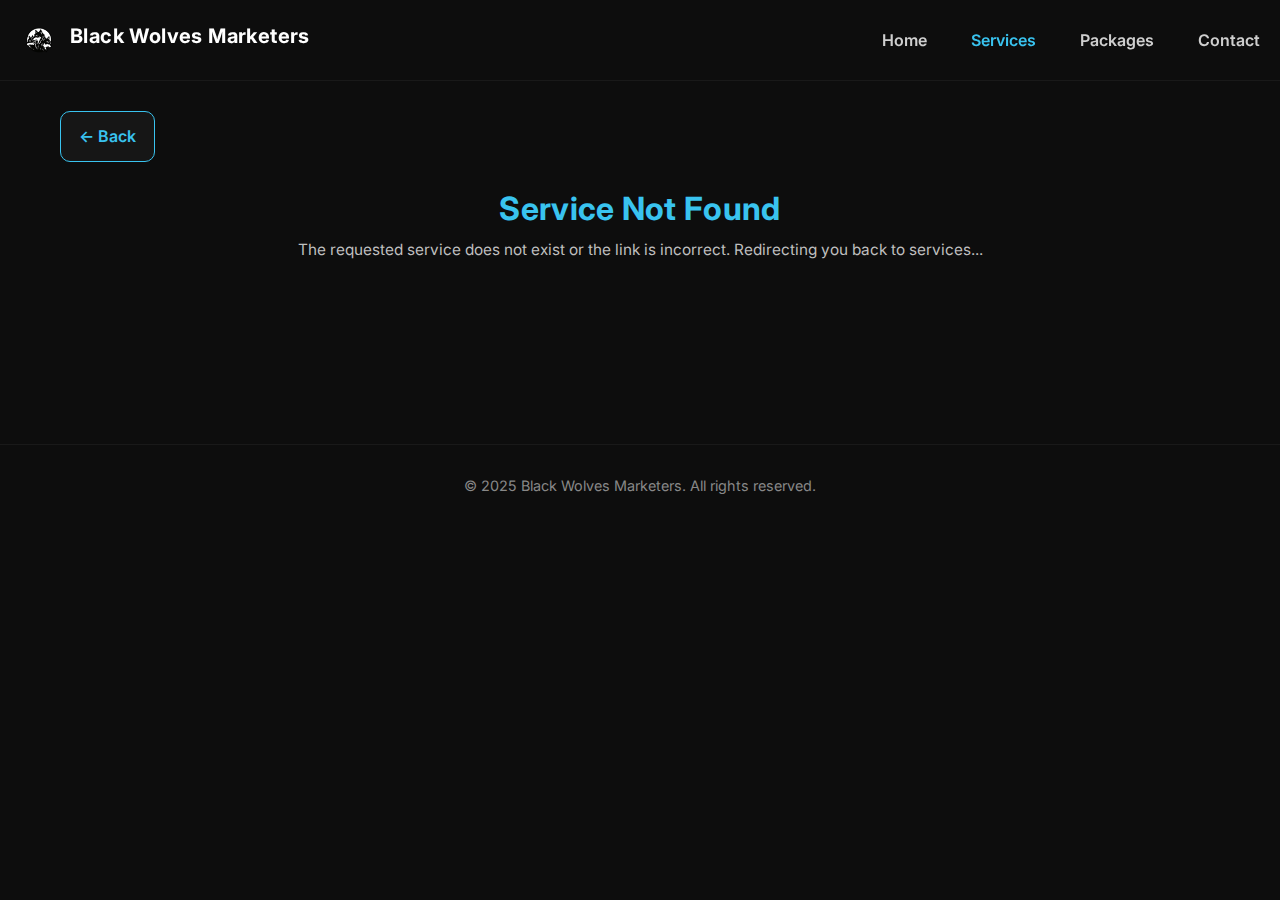
<file: how-it-works.html>
<!DOCTYPE html>
<html lang="en">
  <head>
    <meta charset="utf-8" />
    <meta name="viewport" content="width=device-width,initial-scale=1" />
    <title>How it Works | Black Wolves Marketers</title>
    <link href="images/favicon.ico" rel="icon" />
    <link
      href="https://fonts.googleapis.com/css2?family=Inter:wght@400;600;700&display=swap"
      rel="stylesheet"
    />
    <!-- Bootstrap & Icons -->
    <link
      href="https://cdn.jsdelivr.net/npm/bootstrap@5.3.3/dist/css/bootstrap.min.css"
      rel="stylesheet"
    />
    <link
      href="https://cdn.jsdelivr.net/npm/bootstrap-icons@1.10.5/font/bootstrap-icons.css"
      rel="stylesheet"
    />

    <link href="css/services.css" rel="stylesheet" />
  </head>
  <body>
    <header>
      <a href="index.html" class="logo d-flex align-items-center me-auto">
        <!-- Uncomment the line below if you also wish to use an image logo -->
        <img src="images/favicon.png" alt="logo" />
        <h1 class="sitename">Black Wolves Marketers</h1>
      </a>
      <nav>
        <a href="BlackWolvesMarketers.html">Home</a>
        <a href="BlackWolvesMarketers.html#services" style="color: #39c3ef"
          >Services</a
        >
        <a href="BlackWolvesMarketers.html#Packages">Packages</a>
        <a href="BlackWolvesMarketers.html#contact">Contact</a>
      </nav>

      <!-- Mobile Toggle -->
      <button class="nav-toggle" id="nav-toggle">
        <i class="bi bi-list"></i>
      </button>

      <!-- Mobile Menu -->
      <div class="mobile-nav" id="mobile-nav">
        <a href="BlackWolvesMarketers.html">Home</a>
        <a href="BlackWolvesMarketers.html#services">Services</a>
        <a href="BlackWolvesMarketers.html#Packages">Packages</a>
        <a href="BlackWolvesMarketers.html#contact">Contact</a>
      </div>
    </header>

    <a href="BlackWolvesMarketers.html#how-it-works" class="back-btn">← Back</a>

    <section class="hero">
      <h2 id="service-title">Loading...</h2>
      <p id="service-description"></p>
    </section>

    <section class="service-details" id="service-details"></section>

    <footer>© 2025 Black Wolves Marketers. All rights reserved.</footer>

    <script>
      /* ==========================
     Data for all 12 services
     Keys used by ?service=<key>
     ========================== */
      const servicesData = {
        /* ----- Businesses (6) ----- */
        "share-vision": {
          title: "Share Your Vision",
          description:
            "We begin by learning your brand story, goals and audience. This foundation lets us design strategies that align with your purpose and scale results.",
          details: [
            {
              title: "Brand Discovery",
              text: "Workshops and audits to uncover what makes your brand unique.",
              img: "https://images.unsplash.com/photo-1704793602349-f56b6ddaa2c5?ixlib=rb-4.1.0&ixid=M3wxMjA3fDB8MHxwaG90by1wYWdlfHx8fGVufDB8fHx8fA%3D%3D&auto=format&fit=crop&q=80&w=1170",
            },
            {
              title: "Audience Mapping",
              text: "Precise buyer personas and journey maps so your message hits where it matters.",
              img: "https://images.unsplash.com/photo-1522202176988-66273c2fd55f?auto=format&fit=crop&w=1200&q=60",
            },
          ],
        },

        "build-launch": {
          title: "We Build & Launch",
          description:
            "From campaigns to landing pages, we craft high-converting assets and push them live with focused launch plans.",
          details: [
            {
              title: "Creative Production",
              text: "Visuals, copy and motion designed to convert.",
              img: "https://images.unsplash.com/photo-1556761175-129418cb2dfe?auto=format&fit=crop&w=1200&q=60",
            },
            {
              title: "Campaign Setup",
              text: "Ad funnels, targeting and tracking built for scale.",
              img: "https://images.unsplash.com/photo-1498050108023-c5249f4df085?auto=format&fit=crop&w=1200&q=60",
            },
          ],
        },

        "track-grow": {
          title: "Track & Grow",
          description:
            "We monitor performance, test variants, and scale the winners — delivering steady growth and measurable ROI.",
          details: [
            {
              title: "Real-time Analytics",
              text: "Dashboards that show what’s working and why.",
              img: "https://images.unsplash.com/photo-1556155092-8707de31f9c4?auto=format&fit=crop&w=1200&q=60",
            },
            {
              title: "A/B Testing",
              text: "Continuous experiments to improve conversion rates.",
              img: "https://images.unsplash.com/photo-1533750349088-cd871a92f312?auto=format&fit=crop&w=1200&q=60",
            },
          ],
        },

        "optimize-performance": {
          title: "Optimize Performance",
          description:
            "We refine targeting, creatives, and funnels to lower CPA and increase lifetime value.",
          details: [
            {
              title: "Bid & Budget Strategy",
              text: "Smart bidding that reduces wasted spend.",
              img: "https://images.unsplash.com/photo-1650821414390-276561abd95a?ixlib=rb-4.1.0&ixid=M3wxMjA3fDB8MHxwaG90by1wYWdlfHx8fGVufDB8fHx8fA%3D%3D&auto=format&fit=crop&q=80&w=1170",
            },
            {
              title: "Creative Refreshes",
              text: "New creative variants to combat ad fatigue.",
              img: "https://images.unsplash.com/photo-1506084868230-bb9d95c24759?auto=format&fit=crop&w=1200&q=60",
            },
          ],
        },

        "expand-reach": {
          title: "Expand Your Reach",
          description:
            "Scale into new channels, influencer partnerships and markets with a tested playbook for expansion.",
          details: [
            {
              title: "Channel Expansion",
              text: "Identify the next high-potential channels for your brand.",
              img: "https://images.unsplash.com/photo-1608222351212-18fe0ec7b13b?ixlib=rb-4.1.0&ixid=M3wxMjA3fDB8MHxwaG90by1wYWdlfHx8fGVufDB8fHx8fA%3D%3D&auto=format&fit=crop&q=80&w=1074",
            },
            {
              title: "Influencer Strategy",
              text: "Match with creators who drive authentic engagement.",
              img: "https://images.unsplash.com/photo-1573496359142-b8d87734a5a2?auto=format&fit=crop&w=1200&q=60",
            },
          ],
        },

        "sustain-innovate": {
          title: "Sustain & Innovate",
          description:
            "Long-term growth requires creativity and iteration — we provide both, plus operational processes to maintain momentum.",
          details: [
            {
              title: "Retention Programs",
              text: "Drive repeat business with lifecycle marketing.",
              img: "https://images.unsplash.com/photo-1556740772-1a741367b93e?ixlib=rb-4.1.0&ixid=M3wxMjA3fDB8MHxwaG90by1wYWdlfHx8fGVufDB8fHx8fA%3D%3D&auto=format&fit=crop&q=80&w=1170",
            },
            {
              title: "Innovation Lab",
              text: "Test new formats and creative directions to stay ahead.",
              img: "https://images.unsplash.com/photo-1521737604893-d14cc237f11d?auto=format&fit=crop&w=1200&q=60",
            },
          ],
        },

        /* ----- Partners (6) ----- */
        "become-partner": {
          title: "Become a Partner",
          description:
            "Join the Black Wolves network — collaborate, access briefs and grow with top-tier clients and campaigns.",
          details: [
            {
              title: "Partner Onboarding",
              text: "Clear onboarding, expectations and partnership terms.",
              img: "https://images.unsplash.com/photo-1649478680984-01586ce84ac0?ixlib=rb-4.1.0&ixid=M3wxMjA3fDB8MHxwaG90by1wYWdlfHx8fGVufDB8fHx8fA%3D%3D&auto=format&fit=crop&q=80&w=1334",
            },
            {
              title: "Partner Dashboard",
              text: "Track briefs, earnings and collaboration status in one place.",
              img: "https://plus.unsplash.com/premium_photo-1661700152890-931fb04588e6?ixlib=rb-4.1.0&ixid=M3wxMjA3fDB8MHxwaG90by1wYWdlfHx8fGVufDB8fHx8fA%3D%3D&auto=format&fit=crop&q=80&w=1170",
            },
          ],
        },

        "start-creating": {
          title: "Start Creating",
          description:
            "Access assets, campaign guidelines and briefs so you can create brand-aligned work that converts.",
          details: [
            {
              title: "Asset Library",
              text: "Stock creatives, templates and reference kits to speed production.",
              img: "https://images.unsplash.com/photo-1542744173-8e7e53415bb0?auto=format&fit=crop&w=1200&q=60",
            },
            {
              title: "Creative Briefs",
              text: "Receive clear briefs and feedback to produce high-impact work.",
              img: "https://images.unsplash.com/photo-1529333166437-7750a6dd5a70?auto=format&fit=crop&w=1200&q=60",
            },
          ],
        },

        "join-network": {
          title: "Join Our Network",
          description:
            "Collaborate with creators, strategists and developers on campaigns that reach real audiences.",
          details: [
            {
              title: "Collaboration Opportunities",
              text: "Find projects that match your skills and interests.",
              img: "https://images.unsplash.com/photo-1758520144417-e1c432042dec?ixlib=rb-4.1.0&ixid=M3wxMjA3fDB8MHxwaG90by1wYWdlfHx8fGVufDB8fHx8fA%3D%3D&auto=format&fit=crop&q=80&w=1332",
            },
            {
              title: "Skill Match",
              text: "We recommend partners for projects that suit your strengths.",
              img: "https://images.unsplash.com/photo-1515378791036-0648a3ef77b2?auto=format&fit=crop&w=1200&q=60",
            },
          ],
        },

        "exclusive-insights": {
          title: "Exclusive Insights",
          description:
            "Partners get access to reports, benchmarks and data that inform smarter campaign choices.",
          details: [
            {
              title: "Monthly Reports",
              text: "Actionable reports with trends and recommendations for partners.",
              img: "https://images.unsplash.com/photo-1551434678-e076c223a692?auto=format&fit=crop&w=1200&q=60",
            },
            {
              title: "Workshops & Training",
              text: "Live sessions to level-up partner capabilities.",
              img: "https://images.unsplash.com/photo-1517130038641-a774d04afb3c?ixlib=rb-4.1.0&ixid=M3wxMjA3fDB8MHxwaG90by1wYWdlfHx8fGVufDB8fHx8fA%3D%3D&auto=format&fit=crop&q=80&w=1170",
            },
          ],
        },

        "partner-campaigns": {
          title: "Partner Campaigns",
          description:
            "Co-branded campaigns that amplify reach for both Black Wolves and partner creators/agencies.",
          details: [
            {
              title: "Co-creation",
              text: "Ideation sessions to build collaborative campaign concepts.",
              img: "https://plus.unsplash.com/premium_photo-1723291359453-aea7e6bcbebd?ixlib=rb-4.1.0&ixid=M3wxMjA3fDB8MHxwaG90by1wYWdlfHx8fGVufDB8fHx8fA%3D%3D&auto=format&fit=crop&q=80&w=1023",
            },
            {
              title: "Shared Outcomes",
              text: "Transparent KPIs and revenue/credit sharing models.",
              img: "https://images.unsplash.com/photo-1573497620053-ea5300f94f21?auto=format&fit=crop&w=1200&q=60",
            },
          ],
        },

        "scale-together": {
          title: "Scale Together",
          description:
            "Use Black Wolves' processes and client pipeline to scale your offerings and recurring revenue.",
          details: [
            {
              title: "Growth Playbooks",
              text: "Tried-and-tested plans to scale services and client acquisition.",
              img: "https://images.unsplash.com/photo-1533749871411-5e21e14bcc7d?ixlib=rb-4.1.0&ixid=M3wxMjA3fDB8MHxwaG90by1wYWdlfHx8fGVufDB8fHx8fA%3D%3D&auto=format&fit=crop&q=80&w=2071",
            },
            {
              title: "Infrastructure Support",
              text: "Operational and technical support to handle larger projects.",
              img: "https://images.unsplash.com/photo-1454165804606-c3d57bc86b40?ixlib=rb-4.1.0&ixid=M3wxMjA3fDB8MHxwaG90by1wYWdlfHx8fGVufDB8fHx8fA%3D%3D&auto=format&fit=crop&q=80&w=1170",
            },
          ],
        },
      };

      /* Helper: escape output to avoid XSS */
      function escapeHtml(str) {
        return String(str)
          .replaceAll("&", "&amp;")
          .replaceAll("<", "&lt;")
          .replaceAll(">", "&gt;")
          .replaceAll('"', "&quot;")
          .replaceAll("'", "&#39;");
      }

      document.addEventListener("DOMContentLoaded", () => {
        const params = new URLSearchParams(window.location.search);
        const key = (params.get("service") || "").toLowerCase();
        const service = servicesData[key];
        const titleEl = document.getElementById("service-title");
        const descEl = document.getElementById("service-description");
        const detailsEl = document.getElementById("service-details");

        if (service) {
          titleEl.textContent = service.title;
          descEl.textContent = service.description;
          detailsEl.innerHTML = service.details
            .map((d, i) => {
              const delay = i * 120 + 100;
              return `
          <div class="detail-box" style="animation-delay:${delay}ms">
            <img src="${d.img}" alt="${escapeHtml(d.title)}" loading="lazy">
            <h3>${escapeHtml(d.title)}</h3>
            <p>${escapeHtml(d.text)}</p>
          </div>`;
            })
            .join("");
        } else {
          titleEl.textContent = "Service Not Found";
          descEl.textContent =
            "The requested service does not exist or the link is incorrect. Redirecting you back to services...";
          // redirect back to services anchor after short pause
          setTimeout(() => {
            window.location.href = "BlackWolvesMarketers.html#services";
          }, 2200);
        }
      });
    </script>
    <script src="https://cdn.jsdelivr.net/npm/bootstrap@5.3.3/dist/js/bootstrap.bundle.min.js"></script>
    <script>
      const navToggle = document.getElementById("nav-toggle");
      const mobileNav = document.getElementById("mobile-nav");

      navToggle.addEventListener("click", () => {
        mobileNav.classList.toggle("active");
        const icon = navToggle.querySelector("i");
        icon.classList.toggle("bi-list");
        icon.classList.toggle("bi-x");
      });
    </script>
  </body>
</html>
</file>
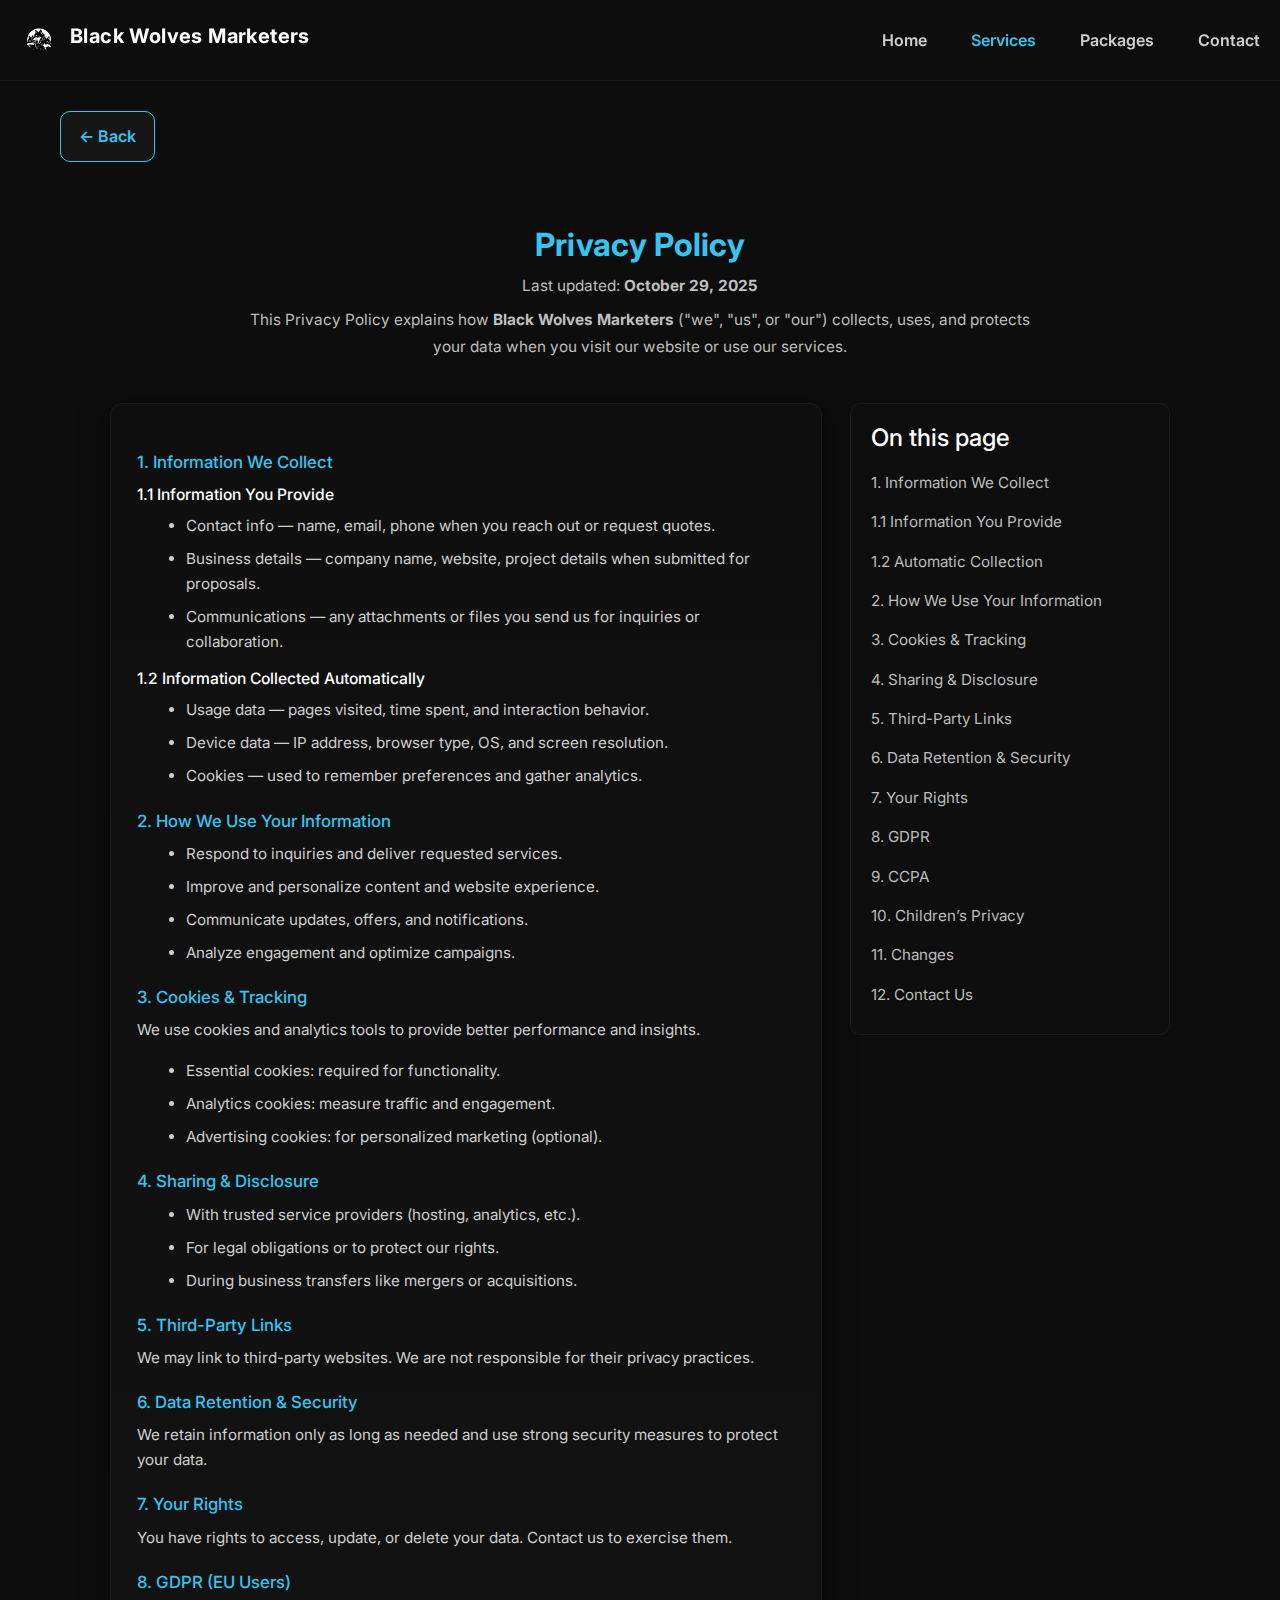
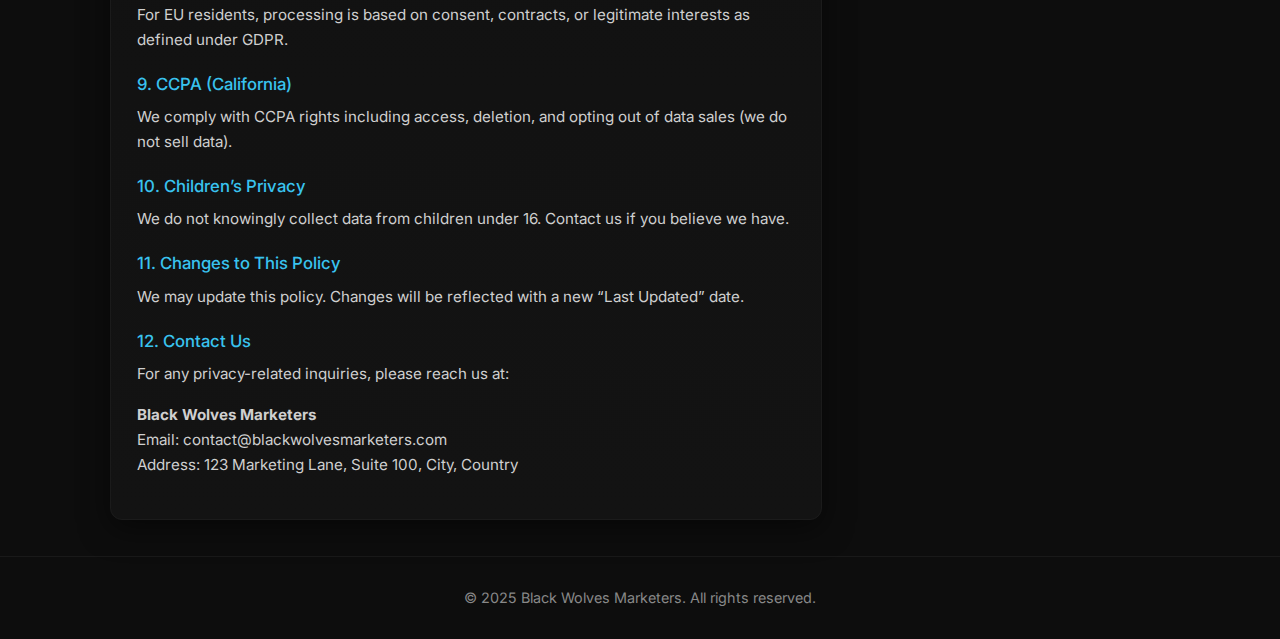
<file: privacy.html>
<!DOCTYPE html>
<html lang="en">
  <head>
    <meta charset="utf-8" />
    <meta name="viewport" content="width=device-width,initial-scale=1" />
    <title>Privacy Policy | Black Wolves Marketers</title>
    <meta
      name="description"
      content="We are a creative digital marketing agency offering SEO, branding, and web design services."
    />

    <link href="images/favicon.ico" rel="icon" />
    <link
      href="https://fonts.googleapis.com/css2?family=Inter:wght@400;600;700&display=swap"
      rel="stylesheet"
    />
    <meta
      name="description"
      content="Privacy Policy for Black Wolves Marketers — how we collect, use and protect your data."
    />
    <!-- Bootstrap & Icons -->
    <link
      href="https://cdn.jsdelivr.net/npm/bootstrap@5.3.3/dist/css/bootstrap.min.css"
      rel="stylesheet"
    />
    <link
      href="https://cdn.jsdelivr.net/npm/bootstrap-icons@1.10.5/font/bootstrap-icons.css"
      rel="stylesheet"
    />

    <link href="css/services.css" rel="stylesheet" />
  </head>
  <body>
    <header>
      <a href="index.html" class="logo d-flex align-items-center me-auto">
        <!-- Uncomment the line below if you also wish to use an image logo -->
        <img src="images/favicon.png" alt="logo" />
        <h1 class="sitename">Black Wolves Marketers</h1>
      </a>
      <nav>
        <a href="BlackWolvesMarketers.html">Home</a>
        <a href="BlackWolvesMarketers.html#services" style="color: #39c3ef"
          >Services</a
        >
        <a href="BlackWolvesMarketers.html#Packages">Packages</a>
        <a href="BlackWolvesMarketers.html#contact">Contact</a>
      </nav>

      <!-- Mobile Toggle -->
      <button class="nav-toggle" id="nav-toggle">
        <i class="bi bi-list"></i>
      </button>

      <!-- Mobile Menu -->
      <div class="mobile-nav" id="mobile-nav">
        <a href="BlackWolvesMarketers.html">Home</a>
        <a href="BlackWolvesMarketers.html#services">Services</a>
        <a href="BlackWolvesMarketers.html#Packages">Packages</a>
        <a href="BlackWolvesMarketers.html#contact">Contact</a>
      </div>
    </header>
    <a href="BlackWolvesMarketers.html#footer" class="back-btn">← Back </a>

    <main class="container">
      <section class="hero">
        <h2>Privacy Policy</h2>
        <p>Last updated: <strong>October 29, 2025</strong></p>
        <p>
          This Privacy Policy explains how
          <strong>Black Wolves Marketers</strong> ("we", "us", or "our")
          collects, uses, and protects your data when you visit our website or
          use our services.
        </p>
      </section>

      <section class="policy">
        <article class="policy-article">
          <h3 id="info">1. Information We Collect</h3>
          <h4 id="info-provided">1.1 Information You Provide</h4>
          <ul>
            <li>
              Contact info — name, email, phone when you reach out or request
              quotes.
            </li>
            <li>
              Business details — company name, website, project details when
              submitted for proposals.
            </li>
            <li>
              Communications — any attachments or files you send us for
              inquiries or collaboration.
            </li>
          </ul>

          <h4 id="info-auto">1.2 Information Collected Automatically</h4>
          <ul>
            <li>
              Usage data — pages visited, time spent, and interaction behavior.
            </li>
            <li>
              Device data — IP address, browser type, OS, and screen resolution.
            </li>
            <li>
              Cookies — used to remember preferences and gather analytics.
            </li>
          </ul>

          <h3 id="use">2. How We Use Your Information</h3>
          <ul>
            <li>Respond to inquiries and deliver requested services.</li>
            <li>Improve and personalize content and website experience.</li>
            <li>Communicate updates, offers, and notifications.</li>
            <li>Analyze engagement and optimize campaigns.</li>
          </ul>

          <h3 id="cookies">3. Cookies & Tracking</h3>
          <p>
            We use cookies and analytics tools to provide better performance and
            insights.
          </p>
          <ul>
            <li>Essential cookies: required for functionality.</li>
            <li>Analytics cookies: measure traffic and engagement.</li>
            <li>Advertising cookies: for personalized marketing (optional).</li>
          </ul>

          <h3 id="sharing">4. Sharing & Disclosure</h3>
          <ul>
            <li>With trusted service providers (hosting, analytics, etc.).</li>
            <li>For legal obligations or to protect our rights.</li>
            <li>During business transfers like mergers or acquisitions.</li>
          </ul>

          <h3 id="thirdparty">5. Third-Party Links</h3>
          <p>
            We may link to third-party websites. We are not responsible for
            their privacy practices.
          </p>

          <h3 id="retention">6. Data Retention & Security</h3>
          <p>
            We retain information only as long as needed and use strong security
            measures to protect your data.
          </p>

          <h3 id="rights">7. Your Rights</h3>
          <p>
            You have rights to access, update, or delete your data. Contact us
            to exercise them.
          </p>

          <h3 id="gdpr">8. GDPR (EU Users)</h3>
          <p>
            For EU residents, processing is based on consent, contracts, or
            legitimate interests as defined under GDPR.
          </p>

          <h3 id="ccpa">9. CCPA (California)</h3>
          <p>
            We comply with CCPA rights including access, deletion, and opting
            out of data sales (we do not sell data).
          </p>

          <h3 id="children">10. Children’s Privacy</h3>
          <p>
            We do not knowingly collect data from children under 16. Contact us
            if you believe we have.
          </p>

          <h3 id="changes">11. Changes to This Policy</h3>
          <p>
            We may update this policy. Changes will be reflected with a new
            “Last Updated” date.
          </p>

          <h3 id="contact">12. Contact Us</h3>
          <p>For any privacy-related inquiries, please reach us at:</p>
          <p>
            <strong>Black Wolves Marketers</strong><br />
            Email:
            <a href="mailto:contact@blackwolvesmarketers.com"
              >contact@blackwolvesmarketers.com</a
            ><br />
            Address: 123 Marketing Lane, Suite 100, City, Country
          </p>
        </article>

        <!-- ✅ Updated Table of Contents with correct hrefs -->
        <aside class="toc">
          <h4>On this page</h4>
          <a href="#info">1. Information We Collect</a>
          <a href="#info-provided">1.1 Information You Provide</a>
          <a href="#info-auto">1.2 Automatic Collection</a>
          <a href="#use">2. How We Use Your Information</a>
          <a href="#cookies">3. Cookies & Tracking</a>
          <a href="#sharing">4. Sharing & Disclosure</a>
          <a href="#thirdparty">5. Third-Party Links</a>
          <a href="#retention">6. Data Retention & Security</a>
          <a href="#rights">7. Your Rights</a>
          <a href="#gdpr">8. GDPR</a>
          <a href="#ccpa">9. CCPA</a>
          <a href="#children">10. Children’s Privacy</a>
          <a href="#changes">11. Changes</a>
          <a href="#contact">12. Contact Us</a>
        </aside>
      </section>
    </main>

    <footer>© 2025 Black Wolves Marketers. All rights reserved.</footer>

    <script>
      const navToggle = document.getElementById("nav-toggle");
      const mobileNav = document.getElementById("mobile-nav");

      navToggle.addEventListener("click", () => {
        mobileNav.classList.toggle("active");
        const icon = navToggle.querySelector("i");
        icon.classList.toggle("bi-list");
        icon.classList.toggle("bi-x");
      });
    </script>
  </body>
</html>
</file>
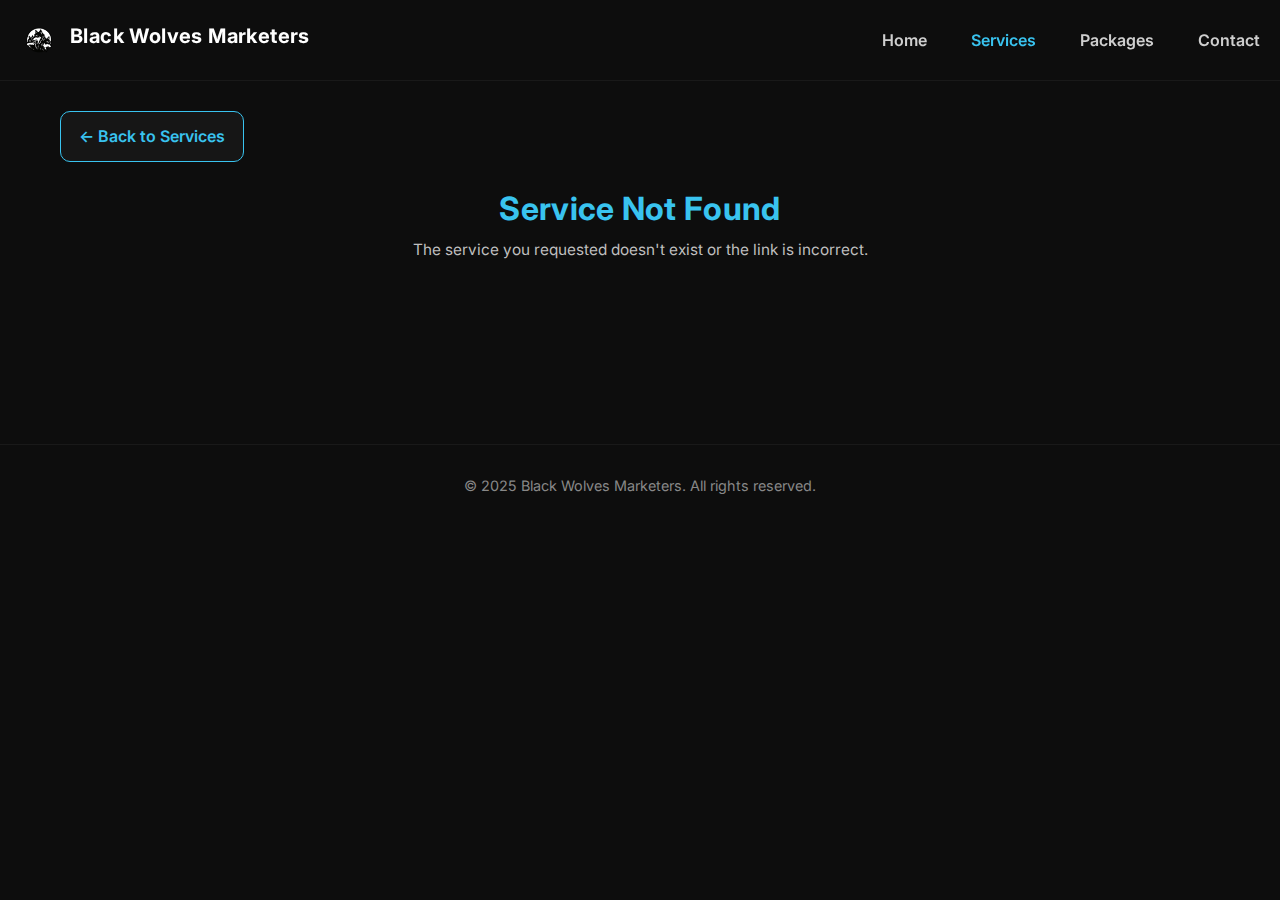
<file: service-detail.html>
<!DOCTYPE html>
<html lang="en">
  <head>
    <meta charset="utf-8" />
    <meta name="viewport" content="width=device-width,initial-scale=1" />
    <title>Service Details | Black Wolves Marketers</title>
    <meta
      name="description"
      content="We are a creative digital marketing agency offering SEO, branding, and web design services."
    />
    <link href="images/favicon.ico" rel="icon" />
    <link
      href="https://fonts.googleapis.com/css2?family=Inter:wght@400;600;700&display=swap"
      rel="stylesheet"
    />
    <!-- Bootstrap & Icons -->
    <link
      href="https://cdn.jsdelivr.net/npm/bootstrap@5.3.3/dist/css/bootstrap.min.css"
      rel="stylesheet"
    />
    <link
      href="https://cdn.jsdelivr.net/npm/bootstrap-icons@1.10.5/font/bootstrap-icons.css"
      rel="stylesheet"
    />
    <link href="css/services.css" rel="stylesheet" />
  </head>
  <body>
    <header>
      <a href="index.html" class="logo d-flex align-items-center me-auto">
        <!-- Uncomment the line below if you also wish to use an image logo -->
        <img src="images/favicon.png" alt="logo" />
        <h1 class="sitename">Black Wolves Marketers</h1>
      </a>
      <nav>
        <a href="BlackWolvesMarketers.html">Home</a>
        <a href="BlackWolvesMarketers.html#services" style="color: #39c3ef"
          >Services</a
        >
        <a href="BlackWolvesMarketers.html#Packages">Packages</a>
        <a href="BlackWolvesMarketers.html#contact">Contact</a>
      </nav>

      <!-- Mobile Toggle -->
      <button class="nav-toggle" id="nav-toggle">
        <i class="bi bi-list"></i>
      </button>

      <!-- Mobile Menu -->
      <div class="mobile-nav" id="mobile-nav">
        <a href="BlackWolvesMarketers.html">Home</a>
        <a href="BlackWolvesMarketers.html#services">Services</a>
        <a href="BlackWolvesMarketers.html#Packages">Packages</a>
        <a href="BlackWolvesMarketers.html#contact">Contact</a>
      </div>
    </header>

    <a href="BlackWolvesMarketers.html#services" class="back-btn"
      >← Back to Services</a
    >

    <section class="hero">
      <h2 id="service-title">Loading...</h2>
      <p id="service-description"></p>
    </section>

    <section class="service-details" id="service-details"></section>

    <footer>© 2025 Black Wolves Marketers. All rights reserved.</footer>

    <script>
      const servicesData = {
        strategy: {
          title: "Strategy & Branding",
          description:
            "We build your brand’s core foundation — identity, voice, and market strategy that leaves a lasting mark.",
          details: [
            {
              title: "Brand Strategy",
              text: "Develop powerful brand identities that reflect your values and attract your target market.",
              img: "https://images.unsplash.com/photo-1556761175-5973dc0f32e7",
            },
            {
              title: "Visual Identity",
              text: "From logo to color palette, we design cohesive visuals that represent your personality.",
              img: "https://images.unsplash.com/photo-1506084868230-bb9d95c24759",
            },
            {
              title: "Market Research",
              text: "Understand audience behaviors and competitors to identify opportunities for growth.",
              img: "https://images.unsplash.com/photo-1460925895917-afdab827c52f?ixlib=rb-4.1.0&ixid=M3wxMjA3fDB8MHxwaG90by1wYWdlfHx8fGVufDB8fHx8fA%3D%3D&auto=format&fit=crop&q=80&w=1115",
            },
            {
              title: "Positioning Strategy",
              text: "Define where your brand stands in the market and how to rise above competitors.",
              img: "https://images.unsplash.com/photo-1533750349088-cd871a92f312",
            },
          ],
        },
        social: {
          title: "Social Media Marketing",
          description:
            "Build engagement, community, and brand loyalty through creative social campaigns and strategic content.",
          details: [
            {
              title: "Content Creation",
              text: "Produce captivating visuals and storytelling tailored to each platform.",
              img: "https://images.unsplash.com/photo-1686061594179-4ac2edf0e13c?ixlib=rb-4.1.0&ixid=M3wxMjA3fDB8MHxwaG90by1wYWdlfHx8fGVufDB8fHx8fA%3D%3D&auto=format&fit=crop&q=80&w=1170",
            },
            {
              title: "Ad Campaigns",
              text: "Run targeted ads that maximize visibility and conversion rates.",
              img: "https://images.unsplash.com/photo-1519389950473-47ba0277781c",
            },
            {
              title: "Community Management",
              text: "Interact with followers to foster loyalty and brand trust.",
              img: "https://images.unsplash.com/photo-1515378791036-0648a3ef77b2",
            },
            {
              title: "Performance Analytics",
              text: "Track reach, impressions, and growth to optimize social strategies.",
              img: "https://images.unsplash.com/photo-1759661966728-4a02e3c6ed91?ixlib=rb-4.1.0&ixid=M3wxMjA3fDB8MHxwaG90by1wYWdlfHx8fGVufDB8fHx8fA%3D%3D&auto=format&fit=crop&q=80&w=1332",
            },
          ],
        },
        digital: {
          title: "Digital Marketing",
          description:
            "Boost visibility and conversions with precision-targeted digital campaigns designed for ROI.",
          details: [
            {
              title: "SEO Optimization",
              text: "Climb search rankings through on-page and off-page strategies.",
              img: "https://images.unsplash.com/photo-1454165804606-c3d57bc86b40",
            },
            {
              title: "Google Ads",
              text: "Run performance-driven ad campaigns with measurable ROI.",
              img: "https://images.unsplash.com/photo-1654277041042-8927699fcfd2?ixlib=rb-4.1.0&ixid=M3wxMjA3fDB8MHxwaG90by1wYWdlfHx8fGVufDB8fHx8fA%3D%3D&auto=format&fit=crop&q=80&w=1162",
            },
            {
              title: "Email Marketing",
              text: "Automated flows that build relationships and drive repeat sales.",
              img: "https://images.unsplash.com/photo-1593642532400-2682810df593",
            },
            {
              title: "Conversion Optimization",
              text: "Turn clicks into customers with data-backed improvements.",
              img: "https://images.unsplash.com/photo-1588702547919-26089e690ecc",
            },
          ],
        },
        influencer: {
          title: "Influencer Marketing",
          description:
            "Connect your brand with creators that inspire trust and reach your ideal audience.",
          details: [
            {
              title: "Influencer Discovery",
              text: "Find creators whose audiences perfectly match your brand.",
              img: "https://images.unsplash.com/photo-1742440710226-450e3b85c100?ixlib=rb-4.1.0&ixid=M3wxMjA3fDB8MHxwaG90by1wYWdlfHx8fGVufDB8fHx8fA%3D%3D&auto=format&fit=crop&q=80&w=1170",
            },
            {
              title: "Collaboration Management",
              text: "From outreach to content approval, we handle it all.",
              img: "https://images.unsplash.com/photo-1758691736836-0413b066787a?ixlib=rb-4.1.0&ixid=M3wxMjA3fDB8MHxwaG90by1wYWdlfHx8fGVufDB8fHx8fA%3D%3D&auto=format&fit=crop&q=80&w=1332",
            },
            {
              title: "Campaign Execution",
              text: "Launch authentic campaigns that build awareness and engagement.",
              img: "https://images.unsplash.com/photo-1573497620053-ea5300f94f21",
            },
            {
              title: "ROI Tracking",
              text: "Get detailed reports on reach, engagement, and conversion performance.",
              img: "https://images.unsplash.com/photo-1556761175-4b46a572b786",
            },
          ],
        },
        video: {
          title: "Video Editing",
          description:
            "Tell your story visually — cinematic edits and high-energy reels that captivate audiences.",
          details: [
            {
              title: "Cinematic Editing",
              text: "Professional storytelling with dynamic transitions and visuals.",
              img: "https://images.unsplash.com/photo-1504384308090-c894fdcc538d",
            },
            {
              title: "Sound Design",
              text: "Audio that amplifies emotion and connects with the viewer.",
              img: "https://images.unsplash.com/photo-1649437881547-0f8e365831e0?ixlib=rb-4.1.0&ixid=M3wxMjA3fDB8MHxwaG90by1wYWdlfHx8fGVufDB8fHx8fA%3D%3D&auto=format&fit=crop&q=80&w=1332",
            },
            {
              title: "Short-Form Reels",
              text: "Fast-paced, viral-style edits for Instagram, TikTok, and Shorts.",
              img: "https://images.unsplash.com/photo-1611262588024-d12430b98920?ixlib=rb-4.1.0&ixid=M3wxMjA3fDB8MHxwaG90by1wYWdlfHx8fGVufDB8fHx8fA%3D%3D&auto=format&fit=crop&q=80&w=1074",
            },
            {
              title: "Color Grading",
              text: "Enhance tone and cinematic appeal with color precision.",
              img: "https://images.unsplash.com/photo-1574717024757-c1ec4d86ae82?ixlib=rb-4.1.0&ixid=M3wxMjA3fDB8MHxwaG90by1wYWdlfHx8fGVufDB8fHx8fA%3D%3D&auto=format&fit=crop&q=80&w=1170",
            },
          ],
        },
        website: {
          title: "Website Development",
          description:
            "Build responsive, SEO-optimized, and high-performing websites that elevate your brand presence.",
          details: [
            {
              title: "UI/UX Design",
              text: "Beautiful, user-friendly designs that create smooth experiences.",
              img: "https://images.unsplash.com/photo-1509395176047-4a66953fd231",
            },
            {
              title: "Frontend Development",
              text: "Modern frameworks like React and Next.js for fast performance.",
              img: "https://images.unsplash.com/photo-1519389950473-47ba0277781c",
            },
            {
              title: "CMS & Integrations",
              text: "WordPress, Shopify, or custom systems that scale with you.",
              img: "https://images.unsplash.com/photo-1556155092-8707de31f9c4",
            },
            {
              title: "Optimization",
              text: "Ensure fast loading times and higher SEO rankings.",
              img: "https://images.unsplash.com/photo-1686061594183-8c864f508b00?ixlib=rb-4.1.0&ixid=M3wxMjA3fDB8MHxwaG90by1wYWdlfHx8fGVufDB8fHx8fA%3D%3D&auto=format&fit=crop&q=80&w=2070",
            },
          ],
        },
        mobile: {
          title: "iOS & Android App Development",
          description:
            "We design and develop seamless, high-performance mobile apps that delight users across platforms.",
          details: [
            {
              title: "Native App Development",
              text: "Custom-built Android and iOS apps for maximum efficiency.",
              img: "https://images.unsplash.com/photo-1517336714731-489689fd1ca8",
            },
            {
              title: "Cross-Platform Solutions",
              text: "Flutter or React Native for quick, scalable app development.",
              img: "https://images.unsplash.com/photo-1657972170499-3376d9eb8f65?ixlib=rb-4.1.0&ixid=M3wxMjA3fDB8MHxwaG90by1wYWdlfHx8fGVufDB8fHx8fA%3D%3D&auto=format&fit=crop&q=80&w=1330",
            },
            {
              title: "App Store Optimization",
              text: "Improve discoverability with metadata and keyword optimization.",
              img: "https://images.unsplash.com/photo-1519389950473-47ba0277781c",
            },
            {
              title: "Maintenance & Updates",
              text: "Continuous support and feature updates for better performance.",
              img: "https://images.unsplash.com/photo-1591696205602-2f950c417cb9",
            },
          ],
        },
        analytics: {
          title: "Analytics & Growth",
          description:
            "Make smarter decisions with data-driven insights that unlock new growth opportunities.",
          details: [
            {
              title: "Tracking Setup",
              text: "Integrate Google Analytics, Meta Pixel, and advanced tracking tools.",
              img: "https://images.unsplash.com/photo-1556155092-8707de31f9c4",
            },
            {
              title: "Performance Dashboards",
              text: "Visualize KPIs and ROI through interactive dashboards.",
              img: "https://images.unsplash.com/photo-1504384308090-c894fdcc538d",
            },
            {
              title: "Growth Strategy",
              text: "Craft targeted campaigns using real behavioral data.",
              img: "https://images.unsplash.com/photo-1551434678-e076c223a692",
            },
            {
              title: "Conversion Optimization",
              text: "Analyze user flow and boost engagement across touchpoints.",
              img: "https://images.unsplash.com/photo-1533750349088-cd871a92f312",
            },
          ],
        },
      };

      document.addEventListener("DOMContentLoaded", () => {
        const params = new URLSearchParams(window.location.search);
        const key = (params.get("service") || "").toLowerCase();
        const service = servicesData[key];
        const titleEl = document.getElementById("service-title");
        const descEl = document.getElementById("service-description");
        const detailsEl = document.getElementById("service-details");

        if (service) {
          titleEl.textContent = service.title;
          descEl.textContent = service.description;
          detailsEl.innerHTML = service.details
            .map((d, i) => {
              const delay = i * 120 + 100;
              return `
          <div class="detail-box" style="animation-delay:${delay}ms">
            <img src="${d.img}" alt="${escapeHtml(d.title)}" loading="lazy">
            <h3>${escapeHtml(d.title)}</h3>
            <p>${escapeHtml(d.text)}</p>
          </div>`;
            })
            .join("");
        } else {
          titleEl.textContent = "Service Not Found";
          descEl.textContent =
            "The service you requested doesn't exist or the link is incorrect.";
          setTimeout(
            () => (window.location.href = "BlackWolvesMarketers.html#services"),
            3000
          );
        }
      });

      function escapeHtml(str) {
        return String(str)
          .replaceAll("&", "&amp;")
          .replaceAll("<", "&lt;")
          .replaceAll(">", "&gt;")
          .replaceAll('"', "&quot;")
          .replaceAll("'", "&#39;");
      }
    </script>
    <script src="https://cdn.jsdelivr.net/npm/bootstrap@5.3.3/dist/js/bootstrap.bundle.min.js"></script>
    <script>
      const navToggle = document.getElementById("nav-toggle");
      const mobileNav = document.getElementById("mobile-nav");

      navToggle.addEventListener("click", () => {
        mobileNav.classList.toggle("active");
        const icon = navToggle.querySelector("i");
        icon.classList.toggle("bi-list");
        icon.classList.toggle("bi-x");
      });
    </script>
  </body>
</html>
</file>
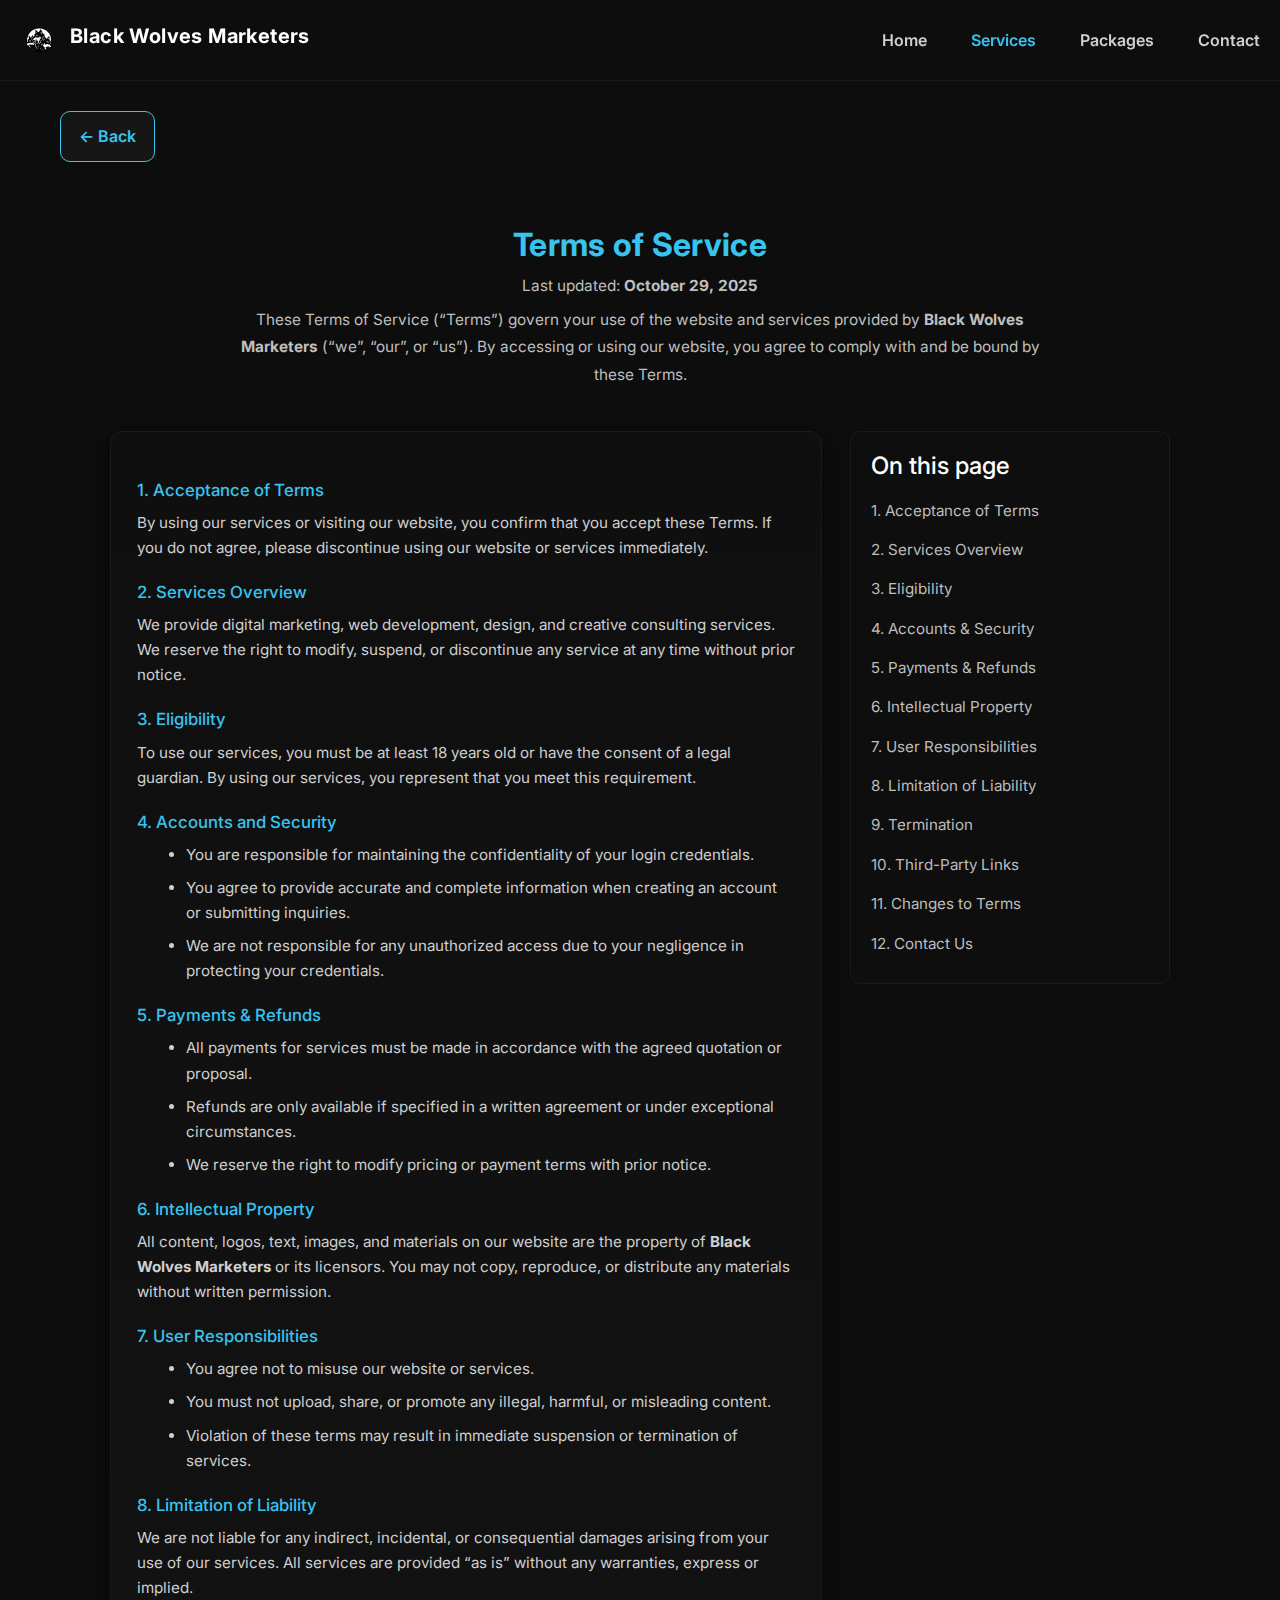
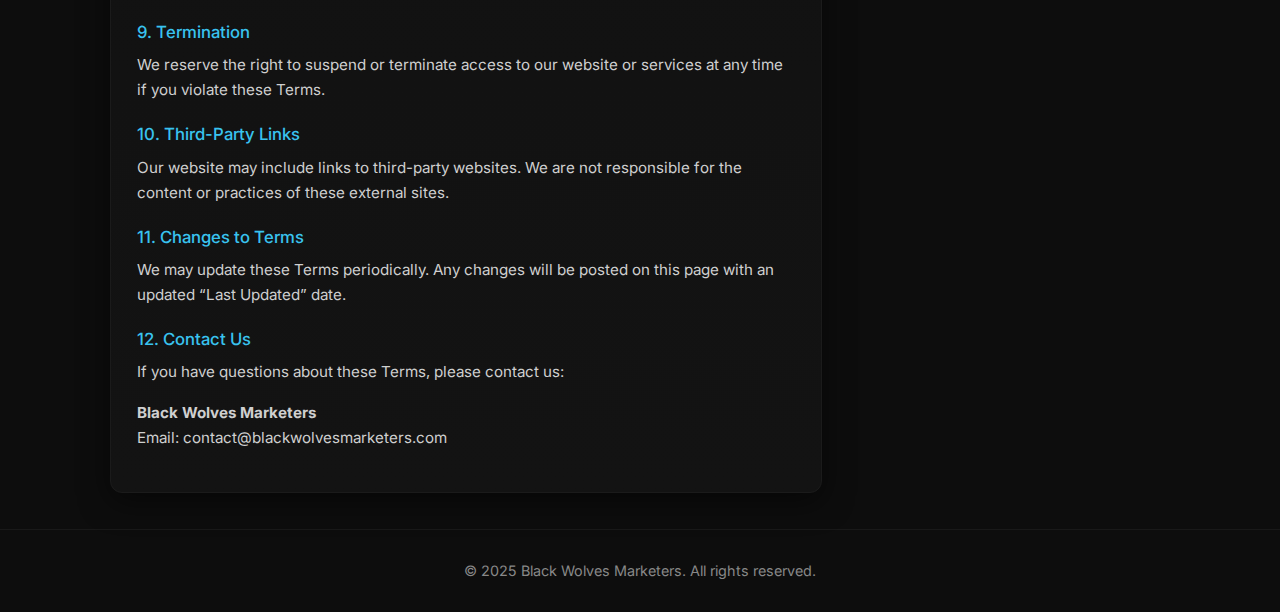
<file: terms-of-services.html>
<!DOCTYPE html>
<html lang="en">
  <head>
    <meta charset="utf-8" />
    <meta name="viewport" content="width=device-width,initial-scale=1" />
    <title>Terms of Service | Black Wolves Marketers</title>
    <meta
      name="description"
      content="We are a creative digital marketing agency offering SEO, branding, and web design services."
    />
    <link href="images/favicon.ico" rel="icon" />
    <link
      href="https://fonts.googleapis.com/css2?family=Inter:wght@400;600;700&display=swap"
      rel="stylesheet"
    />
    <meta
      name="description"
      content="Terms of Service for Black Wolves Marketers — rules, responsibilities, and usage policies for our services."
    />
    <!-- Bootstrap & Icons -->
    <link
      href="https://cdn.jsdelivr.net/npm/bootstrap@5.3.3/dist/css/bootstrap.min.css"
      rel="stylesheet"
    />
    <link
      href="https://cdn.jsdelivr.net/npm/bootstrap-icons@1.10.5/font/bootstrap-icons.css"
      rel="stylesheet"
    />

    <link href="css/services.css" rel="stylesheet" />
  </head>
  <body>
    <header>
      <a href="index.html" class="logo d-flex align-items-center me-auto">
        <!-- Uncomment the line below if you also wish to use an image logo -->
        <img src="images/favicon.png" alt="logo" />
        <h1 class="sitename">Black Wolves Marketers</h1>
      </a>
      <nav>
        <a href="BlackWolvesMarketers.html">Home</a>
        <a href="BlackWolvesMarketers.html#services" style="color: #39c3ef"
          >Services</a
        >
        <a href="BlackWolvesMarketers.html#Packages">Packages</a>
        <a href="BlackWolvesMarketers.html#contact">Contact</a>
      </nav>

      <!-- Mobile Toggle -->
      <button class="nav-toggle" id="nav-toggle">
        <i class="bi bi-list"></i>
      </button>

      <!-- Mobile Menu -->
      <div class="mobile-nav" id="mobile-nav">
        <a href="BlackWolvesMarketers.html">Home</a>
        <a href="BlackWolvesMarketers.html#services">Services</a>
        <a href="BlackWolvesMarketers.html#Packages">Packages</a>
        <a href="BlackWolvesMarketers.html#contact">Contact</a>
      </div>
    </header>
    <a href="BlackWolvesMarketers.html#footer" class="back-btn">← Back </a>

    <main class="container">
      <section class="hero">
        <h2>Terms of Service</h2>
        <p>Last updated: <strong>October 29, 2025</strong></p>
        <p>
          These Terms of Service (“Terms”) govern your use of the website and
          services provided by <strong>Black Wolves Marketers</strong> (“we”,
          “our”, or “us”). By accessing or using our website, you agree to
          comply with and be bound by these Terms.
        </p>
      </section>

      <section class="policy">
        <article class="policy-article">
          <h3 id="acceptance">1. Acceptance of Terms</h3>
          <p>
            By using our services or visiting our website, you confirm that you
            accept these Terms. If you do not agree, please discontinue using
            our website or services immediately.
          </p>

          <h3 id="services">2. Services Overview</h3>
          <p>
            We provide digital marketing, web development, design, and creative
            consulting services. We reserve the right to modify, suspend, or
            discontinue any service at any time without prior notice.
          </p>

          <h3 id="eligibility">3. Eligibility</h3>
          <p>
            To use our services, you must be at least 18 years old or have the
            consent of a legal guardian. By using our services, you represent
            that you meet this requirement.
          </p>

          <h3 id="accounts">4. Accounts and Security</h3>
          <ul>
            <li>
              You are responsible for maintaining the confidentiality of your
              login credentials.
            </li>
            <li>
              You agree to provide accurate and complete information when
              creating an account or submitting inquiries.
            </li>
            <li>
              We are not responsible for any unauthorized access due to your
              negligence in protecting your credentials.
            </li>
          </ul>

          <h3 id="payments">5. Payments & Refunds</h3>
          <ul>
            <li>
              All payments for services must be made in accordance with the
              agreed quotation or proposal.
            </li>
            <li>
              Refunds are only available if specified in a written agreement or
              under exceptional circumstances.
            </li>
            <li>
              We reserve the right to modify pricing or payment terms with prior
              notice.
            </li>
          </ul>

          <h3 id="intellectual">6. Intellectual Property</h3>
          <p>
            All content, logos, text, images, and materials on our website are
            the property of <strong>Black Wolves Marketers</strong> or its
            licensors. You may not copy, reproduce, or distribute any materials
            without written permission.
          </p>

          <h3 id="user">7. User Responsibilities</h3>
          <ul>
            <li>You agree not to misuse our website or services.</li>
            <li>
              You must not upload, share, or promote any illegal, harmful, or
              misleading content.
            </li>
            <li>
              Violation of these terms may result in immediate suspension or
              termination of services.
            </li>
          </ul>

          <h3 id="liability">8. Limitation of Liability</h3>
          <p>
            We are not liable for any indirect, incidental, or consequential
            damages arising from your use of our services. All services are
            provided “as is” without any warranties, express or implied.
          </p>

          <h3 id="termination">9. Termination</h3>
          <p>
            We reserve the right to suspend or terminate access to our website
            or services at any time if you violate these Terms.
          </p>

          <h3 id="thirdparty">10. Third-Party Links</h3>
          <p>
            Our website may include links to third-party websites. We are not
            responsible for the content or practices of these external sites.
          </p>

          <h3 id="changes">11. Changes to Terms</h3>
          <p>
            We may update these Terms periodically. Any changes will be posted
            on this page with an updated “Last Updated” date.
          </p>

          <h3 id="contact">12. Contact Us</h3>
          <p>If you have questions about these Terms, please contact us:</p>
          <p>
            <strong>Black Wolves Marketers</strong><br />
            Email:
            <a href="mailto:contact@blackwolvesmarketers.com"
              >contact@blackwolvesmarketers.com</a
            >
          </p>
        </article>

        <!-- Table of Contents -->
        <aside class="toc">
          <h4>On this page</h4>
          <a href="#acceptance">1. Acceptance of Terms</a>
          <a href="#services">2. Services Overview</a>
          <a href="#eligibility">3. Eligibility</a>
          <a href="#accounts">4. Accounts & Security</a>
          <a href="#payments">5. Payments & Refunds</a>
          <a href="#intellectual">6. Intellectual Property</a>
          <a href="#user">7. User Responsibilities</a>
          <a href="#liability">8. Limitation of Liability</a>
          <a href="#termination">9. Termination</a>
          <a href="#thirdparty">10. Third-Party Links</a>
          <a href="#changes">11. Changes to Terms</a>
          <a href="#contact">12. Contact Us</a>
        </aside>
      </section>
    </main>

    <footer>© 2025 Black Wolves Marketers. All rights reserved.</footer>
    <script>
      const navToggle = document.getElementById("nav-toggle");
      const mobileNav = document.getElementById("mobile-nav");

      navToggle.addEventListener("click", () => {
        mobileNav.classList.toggle("active");
        const icon = navToggle.querySelector("i");
        icon.classList.toggle("bi-list");
        icon.classList.toggle("bi-x");
      });
    </script>
  </body>
</html>
</file>
<file: css/services.css>
body {
  background-color: #0d0d0d;
  color: #f5f5f5;
  font-family: "Poppins", sans-serif;
  line-height: 1.8;
}

header {
  padding: 15px 30px;
  display: flex;
  justify-content: space-between;
  align-items: center;
  border-bottom: 1px solid #191919;
  background: linear-gradient(0deg, rgba(0, 0, 0, 0.3), transparent);
  position: sticky;
  top: 0;
  z-index: 999;
}

header h1 {
  font-size: 1.25rem;
  font-weight: 700;
  color: #fff;
  letter-spacing: 0.4px;
}
/* ===== Header Logo ===== */
.logo {
  display: flex;
  align-items: center;
  gap: 10px;
  text-decoration: none;
}

.logo img {
  height: 40px;
  width: 40px;
  object-fit: contain;
  border-radius: 50%;

  padding: 4px;

  transition: transform 0.3s ease, box-shadow 0.3s ease;
}

/* Mobile scaling */
@media (max-width: 768px) {
  .logo img {
    height: 35px;
    width: 35px;
  }
  .logo span {
    font-size: 1.2rem;
  }
}

/* Desktop Nav */
nav {
  display: flex;
  align-items: center;
  gap: 22px;
}

nav a {
  color: #cfcfcf;
  text-decoration: none;
  font-weight: 600;
  transition: color 0.18s ease;
}

nav a:hover {
  color: #39c3ef;
}

/* Mobile Toggle Button */
.nav-toggle {
  display: none;
  background: none;
  border: none;
  font-size: 1.8rem;
  color: #fff;
  cursor: pointer;
}

/* Mobile Nav Menu */
.mobile-nav {
  display: none;
  flex-direction: column;
  background: #111;
  position: absolute;
  top: 70px;
  right: 0;
  width: 100%;
  text-align: center;
  border-top: 1px solid #222;
  padding: 0;
  overflow: hidden;
  max-height: 0;
  transition: max-height 0.4s ease;
}

.mobile-nav a {
  color: #cfcfcf;
  text-decoration: none;
  font-weight: 600;
  padding: 12px 0;
  transition: color 0.2s ease;
  display: block;
}

.mobile-nav a:hover {
  color: #39c3ef;
}

.mobile-nav.active {
  display: flex;
  max-height: 250px;
  padding: 10px 0;
}

/* Section Styles */
.service-block {
  background: #121212;
  border-radius: 20px;
  padding: 45px;
  margin-bottom: 80px;
  border: 1px solid #1f1f1f;
  transition: 0.3s;
}

.custom-header {
  background: linear-gradient(to right, #111, #1b1b1b);
  text-align: center;
  padding: 80px 20px;
  color: #fff;
}

.custom-header h1 {
  font-size: 3rem;
  font-weight: 700;
  color: #39c3ef;
}

.custom-header p {
  max-width: 700px;
  margin: 15px auto;
  color: #ccc;
}

.service-block img {
  width: 60%;
  max-width: 600px;
  display: block;
  margin: 0 auto 25px auto;
  border-radius: 15px;
}

.service-block h3 {
  color: #39c3ef;
  font-size: 1.8rem;
  margin-bottom: 15px;
  text-align: center;
}

.service-block p {
  color: #d9d9d9;
  margin-bottom: 18px;
  text-align: justify;
}

.back-btn {
  text-align: center;
  margin: 60px 0;
}

.back-btn a {
  background: #39c3ef;
  color: #0d0d0d;
  padding: 12px 30px;
  border-radius: 50px;
  text-decoration: none;
  font-weight: 600;
  transition: 0.3s;
}

.back-btn a:hover {
  background: #2da7cc;
}

/* Responsive Design */
@media (max-width: 768px) {
  nav {
    display: none;
  }

  .nav-toggle {
    display: block;
  }

  .service-block img {
    width: 90%;
  }
}

* {
  box-sizing: border-box;
  margin: 0;
  padding: 0;
  font-family: "Inter", sans-serif;
}
html,
body {
  height: 100%;
  background: #0d0d0d;
  color: #fff;
}
a {
  color: inherit;
}

/* === Blue Border Hover Animation for Images === */
.detail-box img {
  width: 100%;
  height: 180px;
  object-fit: cover;
  border-radius: 12px;
  margin-bottom: 14px;
  transition: transform 0.3s ease, box-shadow 0.3s ease, border 0.3s ease;
  border: 2px solid transparent;
}

.detail-box:hover img {
  transform: scale(1.03);
  border: 2px solid #39c3ef; /* Blue border */
  box-shadow: 0 0 18px rgba(57, 195, 239, 0.35);
}

header h1 {
  font-size: 1.25rem;
  font-weight: 700;
  color: #fff;
}
header nav a {
  color: #cfcfcf;
  text-decoration: none;
  margin-left: 22px;
  font-weight: 600;
  transition: color 0.18s ease;
}
header nav a:hover {
  color: #39c3ef;
}

.back-btn {
  display: inline-flex;
  align-items: center;
  gap: 10px;
  margin: 30px 60px 0;
  padding: 10px 18px;
  background: #161616;
  color: #39c3ef;
  text-decoration: none;
  border: 1px solid #39c3ef;
  border-radius: 10px;
  font-weight: 600;
  transition: all 0.2s ease;
}
.back-btn:hover {
  background: #39c3ef;
  color: #fff;
  transform: translateY(-3px);
}

.hero {
  text-align: center;
  padding: 56px 20px 28px;
}
.hero h2 {
  font-size: 2.4rem;
  color: #fff;
  margin-bottom: 10px;
}
.hero p {
  color: #bfbfbf;
  max-width: 820px;
  margin: 0 auto;
  font-size: 1rem;
}

.service-details {
  display: grid;
  grid-template-columns: repeat(auto-fit, minmax(300px, 1fr));
  gap: 28px;
  padding: 48px 60px 80px;
}

.detail-box {
  background: linear-gradient(180deg, #0f0f0f 0%, #131313 100%);
  border: 1px solid #1b1b1b;
  border-radius: 16px;
  padding: 26px;
  transition: transform 0.28s ease, border-color 0.18s ease,
    box-shadow 0.18s ease;
  box-shadow: 0 6px 18px rgba(0, 0, 0, 0.45);
  opacity: 0;
  transform: translateY(14px);
  animation: fadeUp 0.45s forwards;
}
@keyframes fadeUp {
  to {
    opacity: 1;
    transform: translateY(0);
  }
}

.detail-box img {
  width: 100%;
  height: 180px;
  object-fit: cover;
  border-radius: 12px;
  margin-bottom: 14px;
  transition: transform 0.3s ease;
}
.detail-box:hover img {
  transform: scale(1.03);
}

.detail-box h3 {
  color: #39c3ef;
  font-size: 1.12rem;
  margin-bottom: 10px;
  font-weight: 700;
}
.detail-box p {
  color: #d0d0d0;
  font-size: 0.95rem;
  line-height: 1.45;
}

.detail-box:hover {
  transform: translateY(-8px) scale(1.01);
  border-color: #39c3ef;
  box-shadow: 0 12px 28px rgba(57, 195, 239, 0.15);
}

footer {
  text-align: center;
  color: #888;
  padding: 36px 0;
  border-top: 1px solid #191919;
  font-size: 0.9rem;
}

@media (max-width: 720px) {
  header {
    padding: 16px 18px;
  }
  .back-btn {
    margin: 20px 18px 0;
    display: inline-block;
  }
  .hero {
    padding: 36px 16px 20px;
  }
  .service-details {
    padding: 26px 16px 60px;
    gap: 18px;
  }
}

* {
  box-sizing: border-box;
  margin: 0;
  padding: 0;
  font-family: "Inter", sans-serif;
}
html,
body {
  height: 100%;
  background: #0d0d0d;
  color: #fff;
}
a {
  color: inherit;
}

.back-btn {
  display: inline-flex;
  align-items: center;
  gap: 10px;
  margin: 30px 60px 0;
  padding: 10px 18px;
  background: #161616;
  color: #39c3ef;
  text-decoration: none;
  border: 1px solid #39c3ef;
  border-radius: 10px;
  font-weight: 600;
  transition: all 0.2s ease;
}
.back-btn:hover {
  background: #39c3ef;
  color: #fff;
  transform: translateY(-3px);
}

.hero {
  text-align: center;
  padding: 56px 20px 28px;
}
.hero h2 {
  font-size: 2.4rem;
  color: #fff;
  margin-bottom: 10px;
}
.hero p {
  color: #bfbfbf;
  max-width: 820px;
  margin: 0 auto;
  font-size: 1rem;
}

.service-details {
  display: grid;
  grid-template-columns: repeat(auto-fit, minmax(300px, 1fr));
  gap: 28px;
  padding: 48px 60px 80px;
}

.detail-box {
  background: linear-gradient(180deg, #0f0f0f 0%, #131313 100%);
  border: 1px solid #1b1b1b;
  border-radius: 16px;
  padding: 26px;
  transition: transform 0.28s ease, border-color 0.18s ease,
    box-shadow 0.18s ease;
  box-shadow: 0 6px 18px rgba(0, 0, 0, 0.45);
  opacity: 0;
  transform: translateY(14px);
  animation: fadeUp 0.45s forwards;
}
@keyframes fadeUp {
  to {
    opacity: 1;
    transform: translateY(0);
  }
}

.detail-box img {
  width: 100%;
  height: 180px;
  object-fit: cover;
  border-radius: 12px;
  margin-bottom: 14px;
  transition: transform 0.3s ease;
}
.detail-box:hover img {
  transform: scale(1.03);
}

.detail-box h3 {
  color: #39c3ef;
  font-size: 1.12rem;
  margin-bottom: 10px;
  font-weight: 700;
}
.detail-box p {
  color: #d0d0d0;
  font-size: 0.95rem;
  line-height: 1.45;
}

.detail-box:hover {
  transform: translateY(-8px) scale(1.01);
  border-color: #39c3ef;
  box-shadow: 0 12px 28px rgba(57, 195, 239, 0.15);
}

footer {
  text-align: center;
  color: #888;
  padding: 36px 0;
  border-top: 1px solid #191919;
  font-size: 0.9rem;
}

@media (max-width: 720px) {
  header {
    padding: 16px 18px;
  }
  .back-btn {
    margin: 20px 18px 0;
    display: inline-block;
  }
  .hero {
    padding: 36px 16px 20px;
  }
  .service-details {
    padding: 26px 16px 60px;
    gap: 18px;
  }
}

* {
  margin: 0;
  padding: 0;
  box-sizing: border-box;
  font-family: "Inter", sans-serif;
}
body {
  background: #0d0d0d;
  color: #fff;
  -webkit-font-smoothing: antialiased;
  -moz-osx-font-smoothing: grayscale;
}

header {
  padding: 20px 60px;
  display: flex;
  justify-content: space-between;
  align-items: center;
  border-bottom: 1px solid #191919;
  background: linear-gradient(0deg, rgba(0, 0, 0, 0.3), transparent);
  position: sticky;
  top: 0;
  z-index: 50;
}
header h1 {
  font-size: 1.25rem;
  font-weight: 700;
  color: #fff;
}
header nav a {
  color: #cfcfcf;
  text-decoration: none;
  margin-left: 22px;
  font-weight: 600;
  transition: color 0.18s ease;
}
header nav a:hover {
  color: #39c3ef;
}

.hero {
  text-align: center;
  padding: 60px 20px 20px;
}
.hero h2 {
  font-size: 2.4rem;
  color: #0fabdf;
  margin-bottom: 12px;
  letter-spacing: 0.3px;
}
.hero p {
  color: #bfbfbf;
  max-width: 800px;
  margin: 0 auto;
  font-size: 1rem;
}

.testimonials {
  display: grid;
  grid-template-columns: repeat(auto-fit, minmax(280px, 1fr));
  gap: 28px;
  padding: 48px 60px 80px;
}

.testimonial-card {
  background: linear-gradient(180deg, #0f0f0f 0%, #131313 100%);
  border: 1px solid #1b1b1b;
  border-radius: 16px;
  padding: 26px;
  box-shadow: 0 6px 18px rgba(0, 0, 0, 0.45);
  transition: transform 0.3s ease, border-color 0.2s ease;
  opacity: 0;
  transform: translateY(20px);
  animation: fadeUp 0.5s forwards;
}

@keyframes fadeUp {
  to {
    opacity: 1;
    transform: translateY(0);
  }
}

.testimonial-card:hover {
  transform: translateY(-6px) scale(1.02);
  border-color: #39c3ef;
  box-shadow: 0 10px 25px rgba(255, 59, 59, 0.06);
}

.testimonial-avatar {
  width: 60px;
  height: 60px;
  border-radius: 50%;
  overflow: hidden;
  margin-bottom: 14px;
  border: 2px solid #39c3ef;
}
.testimonial-avatar img {
  width: 100%;
  height: 100%;
  object-fit: cover;
}

.testimonial-name {
  font-weight: 700;
  color: #fff;
  font-size: 1.05rem;
  margin-bottom: 4px;
}

.testimonial-role {
  font-size: 0.9rem;
  color: #a9a9a9;
  margin-bottom: 12px;
}

.testimonial-text {
  color: #d0d0d0;
  font-size: 0.95rem;
  line-height: 1.45;
}

footer {
  text-align: center;
  color: #888;
  padding: 36px 0;
  border-top: 1px solid #191919;
  font-size: 0.9rem;
}

@media (max-width: 720px) {
  header {
    padding: 16px 18px;
  }
  .hero {
    padding: 40px 16px 16px;
  }
  .testimonials {
    padding: 30px 16px 60px;
    gap: 20px;
  }
}

/* Base */
* {
  box-sizing: border-box;
  margin: 0;
  padding: 0;
  font-family: "Inter", sans-serif;
}
html,
body {
  height: 100%;
  background: #0d0d0d;
  color: #fff;
  scroll-behavior: smooth;
}
a {
  color: inherit;
  text-decoration: none;
}
img {
  max-width: 100%;
  display: block;
}

/* Container */
.container {
  max-width: 1100px;
  margin: 36px auto;
  padding: 0 20px;
}

/* Hero */
.hero {
  padding: 28px 0 18px;
}
.hero h2 {
  font-size: 1.7rem;
  color: #fff;
  margin-bottom: 8px;
}
.hero p {
  color: #bfbfbf;
  font-size: 0.96rem;
  margin-bottom: 6px;
}

/* Terms Grid */
.policy {
  display: grid;
  grid-template-columns: 1fr 320px;
  gap: 28px;
  margin-top: 18px;
}

/* Article */
.policy-article {
  background: linear-gradient(180deg, #0f0f0f, #131313);
  border: 1px solid #1b1b1b;
  padding: 26px;
  border-radius: 12px;
  box-shadow: 0 8px 30px rgba(0, 0, 0, 0.5);
  color: #ddd;
  line-height: 1.65;
  font-size: 0.98rem;
}
.policy-article h3 {
  color: #39c3ef;
  margin-top: 22px;
  margin-bottom: 10px;
  font-size: 1.05rem;
  scroll-margin-top: 100px;
}
.policy-article h4 {
  color: #fff;
  margin-top: 14px;
  margin-bottom: 8px;
  font-size: 0.98rem;
  scroll-margin-top: 100px;
}
.policy-article p,
.policy-article li {
  color: #cfcfcf;
  font-size: 0.95rem;
}
.policy-article ul {
  margin-left: 1.05rem;
  margin-top: 8px;
}
.policy-article li {
  margin-bottom: 8px;
}

/* TOC */
.toc {
  position: sticky;
  top: 96px;
  align-self: start;
  background: #0e0e0e;
  border: 1px solid #1b1b1b;
  padding: 20px;
  border-radius: 10px;
  color: #cfcfcf;
  font-size: 0.95rem;
}
.toc h4 {
  color: #fff;
  margin-bottom: 10px;
}
.toc a {
  display: block;
  color: #bdbdbd;
  padding: 6px 0;
  border-radius: 6px;
  transition: color 0.2s ease;
}
.toc a:hover {
  color: #39c3ef;
}

/* Footer */
footer {
  text-align: center;
  color: #888;
  padding: 28px 0;
  border-top: 1px solid #191919;
  margin-top: 28px;
  font-size: 0.9rem;
}

/* Responsive */
@media (max-width: 960px) {
  .policy {
    grid-template-columns: 1fr;
  }
  .toc {
    position: static;
    margin-top: 10px;
  }
}

/* Base */
* {
  box-sizing: border-box;
  margin: 0;
  padding: 0;
  font-family: "Inter", sans-serif;
}
html,
body {
  height: 100%;
  background: #0d0d0d;
  color: #fff;
  scroll-behavior: smooth;
}
a {
  color: inherit;
  text-decoration: none;
}
img {
  max-width: 100%;
  display: block;
}

/* Header */

/* Container */
.container {
  max-width: 1100px;
  margin: 36px auto;
  padding: 0 20px;
}

/* Hero */
.hero {
  padding: 28px 0 18px;
}
.hero h2 {
  font-size: 1.7rem;
  color: #fff;
  margin-bottom: 8px;
}
.hero p {
  color: #bfbfbf;
  font-size: 0.96rem;
  margin-bottom: 6px;
}

/* Policy grid */
.policy {
  display: grid;
  grid-template-columns: 1fr 320px;
  gap: 28px;
  margin-top: 18px;
}

/* Article */
.policy-article {
  background: linear-gradient(180deg, #0f0f0f, #131313);
  border: 1px solid #1b1b1b;
  padding: 26px;
  border-radius: 12px;
  box-shadow: 0 8px 30px rgba(0, 0, 0, 0.5);
  color: #ddd;
  line-height: 1.65;
  font-size: 0.98rem;
}
.policy-article h3 {
  color: #39c3ef;
  margin-top: 22px;
  margin-bottom: 10px;
  font-size: 1.05rem;
  scroll-margin-top: 100px;
}
.policy-article h4 {
  color: #fff;
  margin-top: 14px;
  margin-bottom: 8px;
  font-size: 0.98rem;
  scroll-margin-top: 100px;
}
.policy-article p,
.policy-article li {
  color: #cfcfcf;
  font-size: 0.95rem;
}
.policy-article ul {
  margin-left: 1.05rem;
  margin-top: 8px;
}
.policy-article li {
  margin-bottom: 8px;
}

/* TOC */
.toc {
  position: sticky;
  top: 96px;
  align-self: start;
  background: #0e0e0e;
  border: 1px solid #1b1b1b;
  padding: 20px;
  border-radius: 10px;
  color: #cfcfcf;
  font-size: 0.95rem;
}
.toc h4 {
  color: #fff;
  margin-bottom: 10px;
}
.toc a {
  display: block;
  color: #bdbdbd;
  padding: 6px 0;
  border-radius: 6px;
  transition: color 0.2s ease;
}
.toc a:hover {
  color: #39c3ef;
}

/* Footer */
footer {
  text-align: center;
  color: #888;
  padding: 28px 0;
  border-top: 1px solid #191919;
  margin-top: 28px;
  font-size: 0.9rem;
}

/* Responsive */
@media (max-width: 960px) {
  .policy {
    grid-template-columns: 1fr;
  }
  .toc {
    position: static;
    margin-top: 10px;
  }
}

/*testemonials section */
.hero h2 {
  font-size: 2rem;
  font-weight: 700;
  color: #39c3ef;
}
.testimonials-h2 {
  text-align: center;
  padding: 60px 20px 20px;
  color: aqua;
}

.testimonials.section {
  background-color: #0d0d0d;
  color: #be0808;
  padding: 80px 0;
}

.section-title {
  text-align: center;
  margin-bottom: 50px;
}

.section-title .subtitle {
  color: #39c3ef;
  font-weight: 600;
  display: block;
  margin-bottom: 10px;
}

.section-title h2 {
  font-size: 2.3rem;
  color: #fff;
  margin-bottom: 15px;
}

.section-title p {
  color: #aaa;
  max-width: 700px;
  margin: 0 auto;
  line-height: 1.6;
}

.testimonial-card {
  background: #151515;
  border: 1px solid #222;
  border-radius: 18px;
  padding: 25px;
  transition: transform 0.3s ease, border-color 0.3s ease;
  height: 100%;
}

.testimonial-card:hover {
  transform: translateY(-6px);
  border-color: #39c3ef;
}

.testimonial-header {
  display: flex;
  align-items: center;
  margin-bottom: 15px;
}

.testimonial-avatar {
  width: 55px;
  height: 55px;
  border-radius: 50%;
  border: 2px solid #39c3ef;
  margin-right: 15px;
  object-fit: cover;
}

.testimonial-meta h4 {
  font-size: 1.1rem;
  color: #fff;
  margin: 0;
}

.testimonial-meta span {
  color: #aaa;
  font-size: 0.9rem;
}

.testimonial-card p {
  font-size: 0.95rem;
  color: #ccc;
  line-height: 1.5;
}

.testimonial-bottom {
  margin-top: 60px;
  background: #111;
  border: 1px solid #222;
  border-radius: 16px;
  padding: 40px 30px;
}

.testimonial-bottom h3 {
  color: #39c3ef;
  margin-bottom: 10px;
}

.testimonial-bottom p {
  color: #bbb;
}

.btn.btn-accent {
  background-color: #39c3ef;
  color: #fff;
  padding: 12px 24px;
  border-radius: 8px;
  text-decoration: none;
  font-weight: 600;
  transition: background-color 0.3s ease;
}

.btn.btn-accent:hover {
  background-color: #000;
}

.testimonial-stars {
  color: #f5c518;
  margin-top: 12px;
}

/* Fixed header */
header {
  position: sticky; /* Sticks at the top */
  top: 0;
  width: 100%;
  padding: 20px;
  background: rgba(255, 255, 255, 0); /* Start transparent */
  backdrop-filter: blur(10px); /* Optional glass effect */
  transition: background 0.3s, padding 0.3s;
  z-index: 999;
}

/* When scrolled (simulate by using :not(:first-child) or scroll container) */
header.scrolled {
  background: rgba(255, 255, 255, 1); /* Fully opaque */
  padding: 10px 20px; /* Optional shrink */
  box-shadow: 0 2px 8px rgba(0, 0, 0, 0.1); /* Optional shadow */
}
</file>
